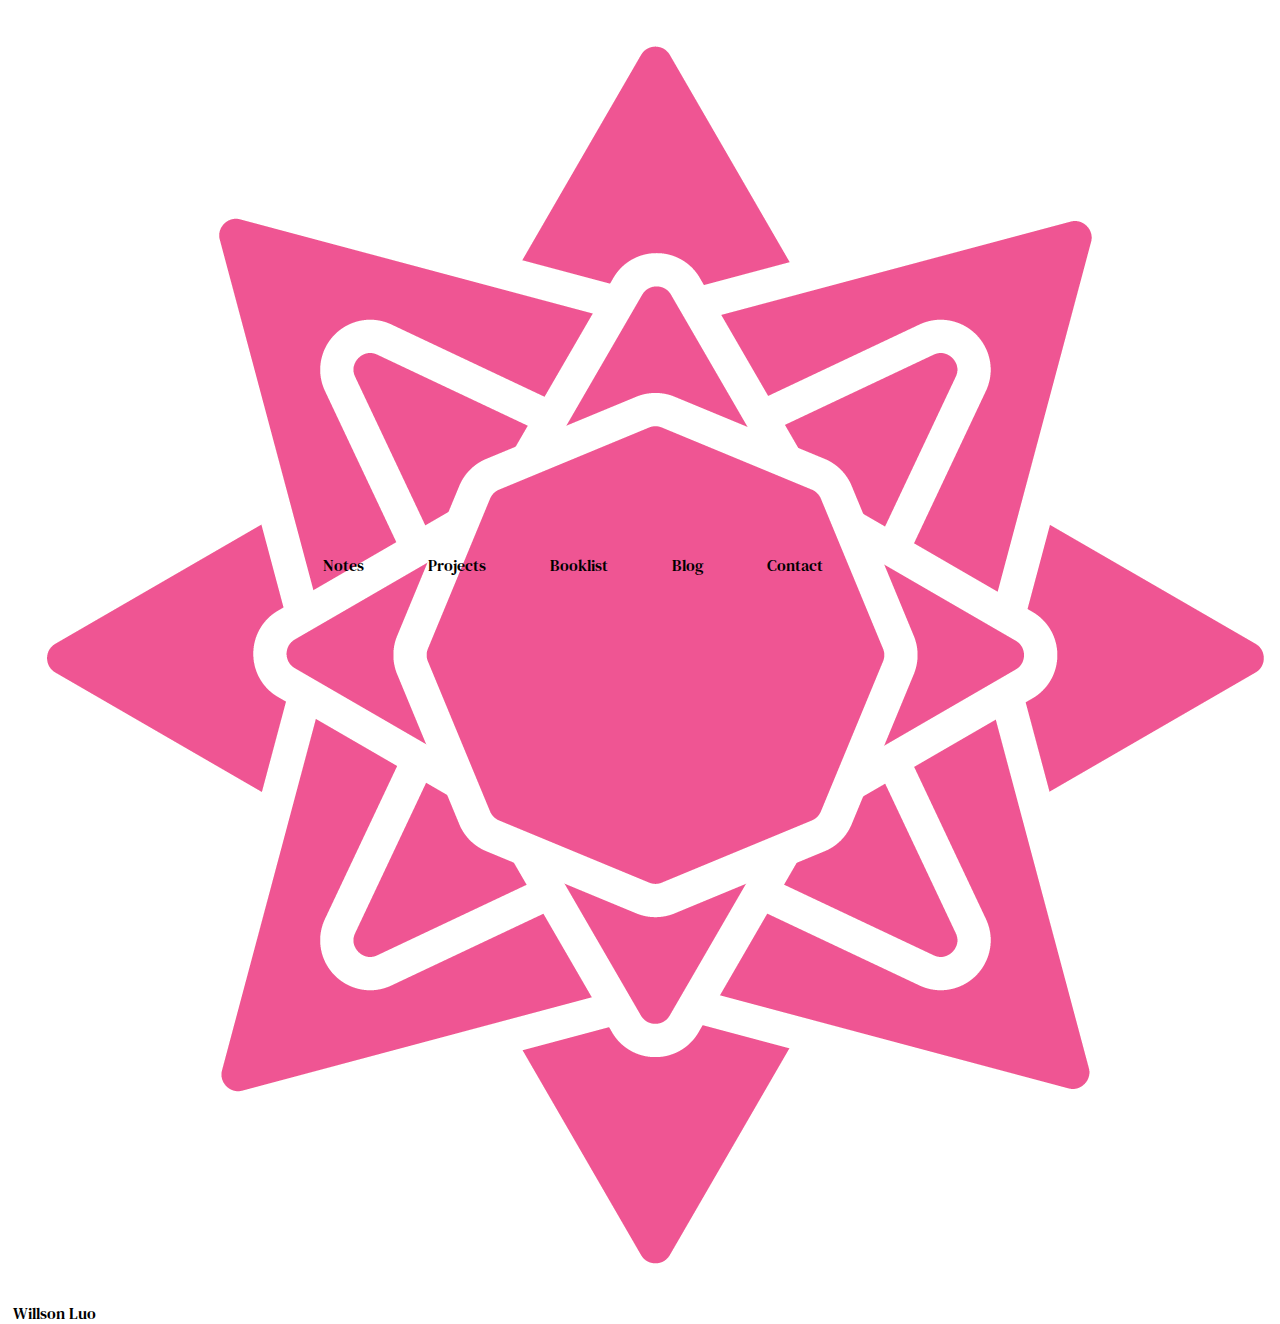
<file: about/index.html>
<!DOCTYPE html>
<html lang="en">
<head>
    <meta charset="UTF-8">
    <meta name="viewport" content="width=device-width, initial-scale=1.0">
    <link rel="preconnect" href="https://fonts.googleapis.com">
    <link rel="preconnect" href="https://fonts.gstatic.com" crossorigin>
    <link href="https://fonts.googleapis.com/css2?family=DM+Serif+Text:ital@0;1&display=swap" rel="stylesheet">
    <link rel = "stylesheet" href = "../styles.css">
    <link rel="icon" type="image/x-icon" href="../Asset 6.png">
    <title>About</title>
</head>
<body>
    <div class="navbar">
        <a href="../" class="navbar-img-link">
            <img src="../Asset 6.png" alt="Home">
        </a>
        <a href="../" class="navbar-text-link scale">Willson Luo</a>
    </div>
    <div class = "about">
        <h1>About Me</h1>
        <p>Hello. I'm Willson, a current student at UCLA studying electrical engineering and I'm passionate about all things 
            compute. It's what led me to study electrical engineering and what continues to drive my passion. 
            Whether it be circuits, device physics, or computer architecture, I'm looking for ways to push the boundaries of what's possible.
            Outside of tech, I enjoy playing tennis, skiing, climbing, exploring restaurants, and trying new thrilling experiences.
            </p> 
            <div class="links"> 
                <a href = "../notes/" class = "scale">Notes</a>
                <a href = "../projects/" class="scale">Projects</a>
                <a href = "../booklist/" class="scale">Booklist</a>
                <a href = "../blog/" class="scale">Blog</a>
                <a href = "../contact/" class="scale">Contact</a>
            </div>
            <!-- <div class="pulse"></div> -->
    </div>
    <footer>
        &copy; 2025 Willson Luo
    </footer>
    <script>
        window.addEventListener('load', function() {
            document.body.style.opacity = 1;
        });
    </script>
</body>
</html>
</file>
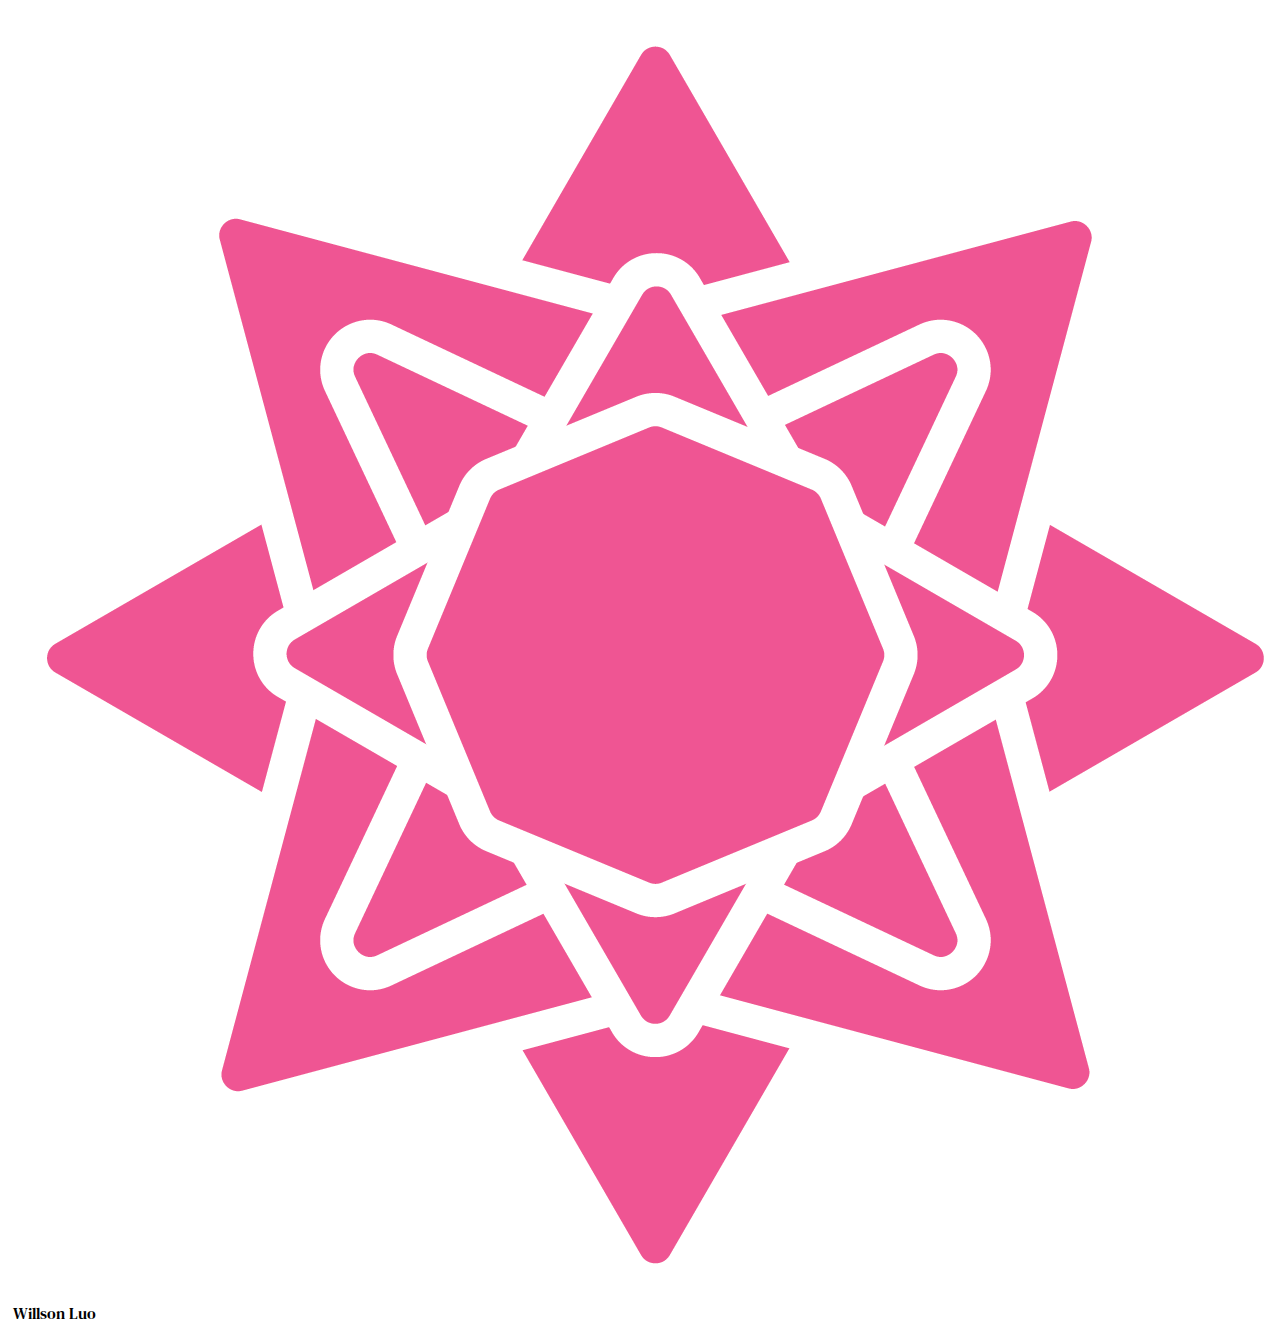
<file: blog/index.html>
<!DOCTYPE html>
<html lang="en">
<head>
    <meta charset="UTF-8">
    <meta name="viewport" content="width=device-width, initial-scale=1.0">
    <link rel="preconnect" href="https://fonts.googleapis.com">
    <link rel="preconnect" href="https://fonts.gstatic.com" crossorigin>
    <link href="https://fonts.googleapis.com/css2?family=DM+Serif+Text:ital@0;1&display=swap" rel="stylesheet">
    <link rel = "stylesheet" href = "../styles.css">
    <link rel="icon" type="image/x-icon" href="../Asset 6.png">
    <title>Blog</title>
</head>
<body>
    <div class="navbar">
        <a href="../" class="navbar-img-link">
            <img src="../Asset 6.png" alt="Home">
        </a>
        <a href="../" class="navbar-text-link scale">Willson Luo</a>
    </div>
    <div class="blog">
        <h1>Blog</h1>
        <p1>Coming soon...</p1>
    </div>
    <footer>
        &copy; 2025 Willson Luo
    </footer>
    <script>
        window.addEventListener('load', function() {
            document.body.style.opacity = 1;
        });
    </script>
</body>
</html>
</file>
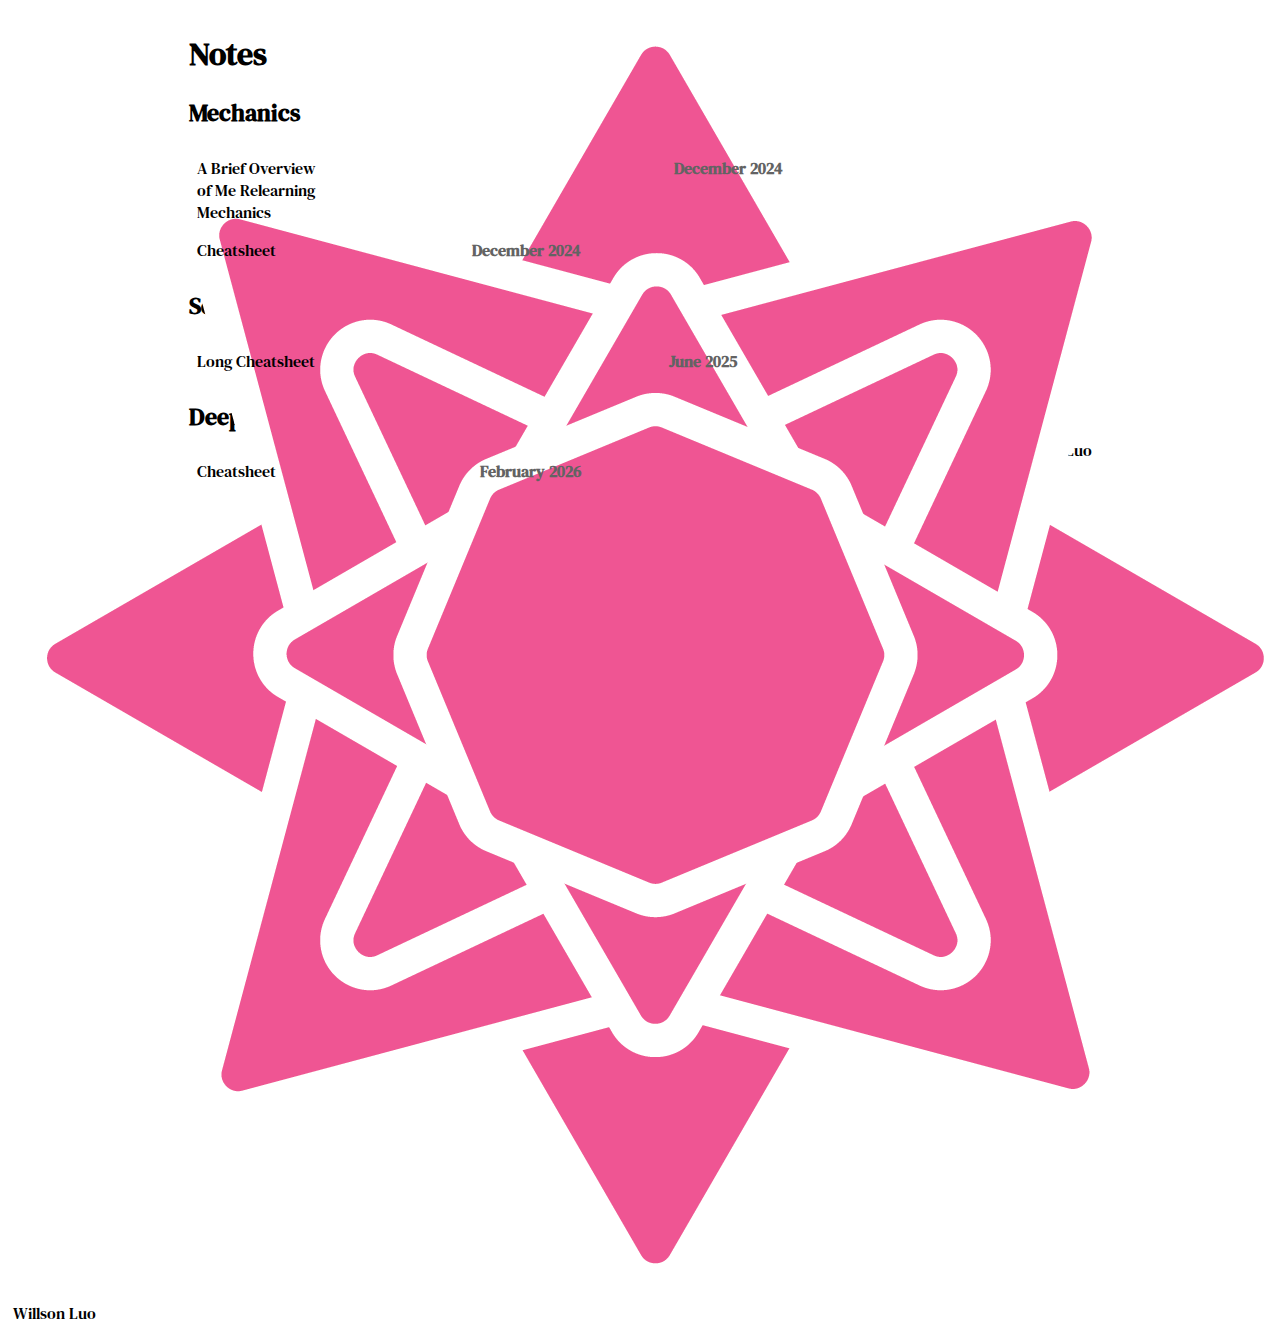
<file: notes/index.html>
<!DOCTYPE html>
<html lang="en">
<head>
    <meta charset="UTF-8">
    <meta name="viewport" content="width=device-width, initial-scale=1.0">
    <link rel="preconnect" href="https://fonts.googleapis.com">
    <link rel="preconnect" href="https://fonts.gstatic.com" crossorigin>
    <link href="https://fonts.googleapis.com/css2?family=DM+Serif+Text:ital@0;1&family=Urbanist:wght@300;400;500;600;700&display=swap" rel="stylesheet">
    <link rel = "stylesheet" href = "../styles.css?v=2">
    <link rel="icon" type="image/x-icon" href="../Asset 6.png">
    <title>Notes</title>
</head>
<body>
    <div class="navbar">
        <a href="../" class="navbar-img-link">
            <img src="../Asset 6.png" alt="Home">
        </a>
        <a href="../" class="navbar-text-link scale">Willson Luo</a>
    </div>
    <div class="notes">
        <h1>Notes</h1>
        
        <div class="notes-section">
            <h2 class="section-title">Mechanics</h2>
            <div class="section-content">
                <a href="../documents/A Brief Overview of Me Relearning Mechanics.pdf" class="notes-link" target="_blank">
                    <div class="grid-container">
                        <div class="center">
                            <span>A Brief Overview of Me Relearning Mechanics</span>
                        </div>
                        <div class="right">
                            <b>December 2024</b>
                        </div>
                    </div>
                </a>

                <a href="../documents/cheatsheet.pdf" class="notes-link" target="_blank">
                    <div class="grid-container">
                        <div class="center">
                            <span>Cheatsheet</span>
                        </div>
                        <div class="right">
                            <b>December 2024</b>
                        </div>
                    </div>
                </a>
            </div>
        </div>

        <div class="notes-section">
            <h2 class="section-title">Semiconductor Physics</h2>
            <div class="section-content">
                <a href="../documents/ECE 2 Cheatsheet.pdf" class="notes-link" target="_blank">
                    <div class="grid-container">
                        <div class="center">
                            <span>Long Cheatsheet</span>
                        </div>
                        <div class="right">
                            <b>June 2025</b>
                        </div>
                    </div>
                </a>
            </div>
        </div>

        <div class="notes-section">
            <h2 class="section-title">Deep Learning</h2>
            <div class="section-content">
                <a href="../documents/ECE C147 Cheatsheet.pdf" class="notes-link" target="_blank">
                    <div class="grid-container">
                        <div class="center">
                            <span>Cheatsheet</span>
                        </div>
                        <div class="right">
                            <b>February 2026</b>
                        </div>
                    </div>
                </a>
            </div>
        </div>
    </div>
    <footer>
        &copy; 2026 Willson Luo
    </footer>
    <script>
        window.addEventListener('load', function() {
            document.body.style.opacity = 1;
        });
    </script>
</body>
</html>
</file>
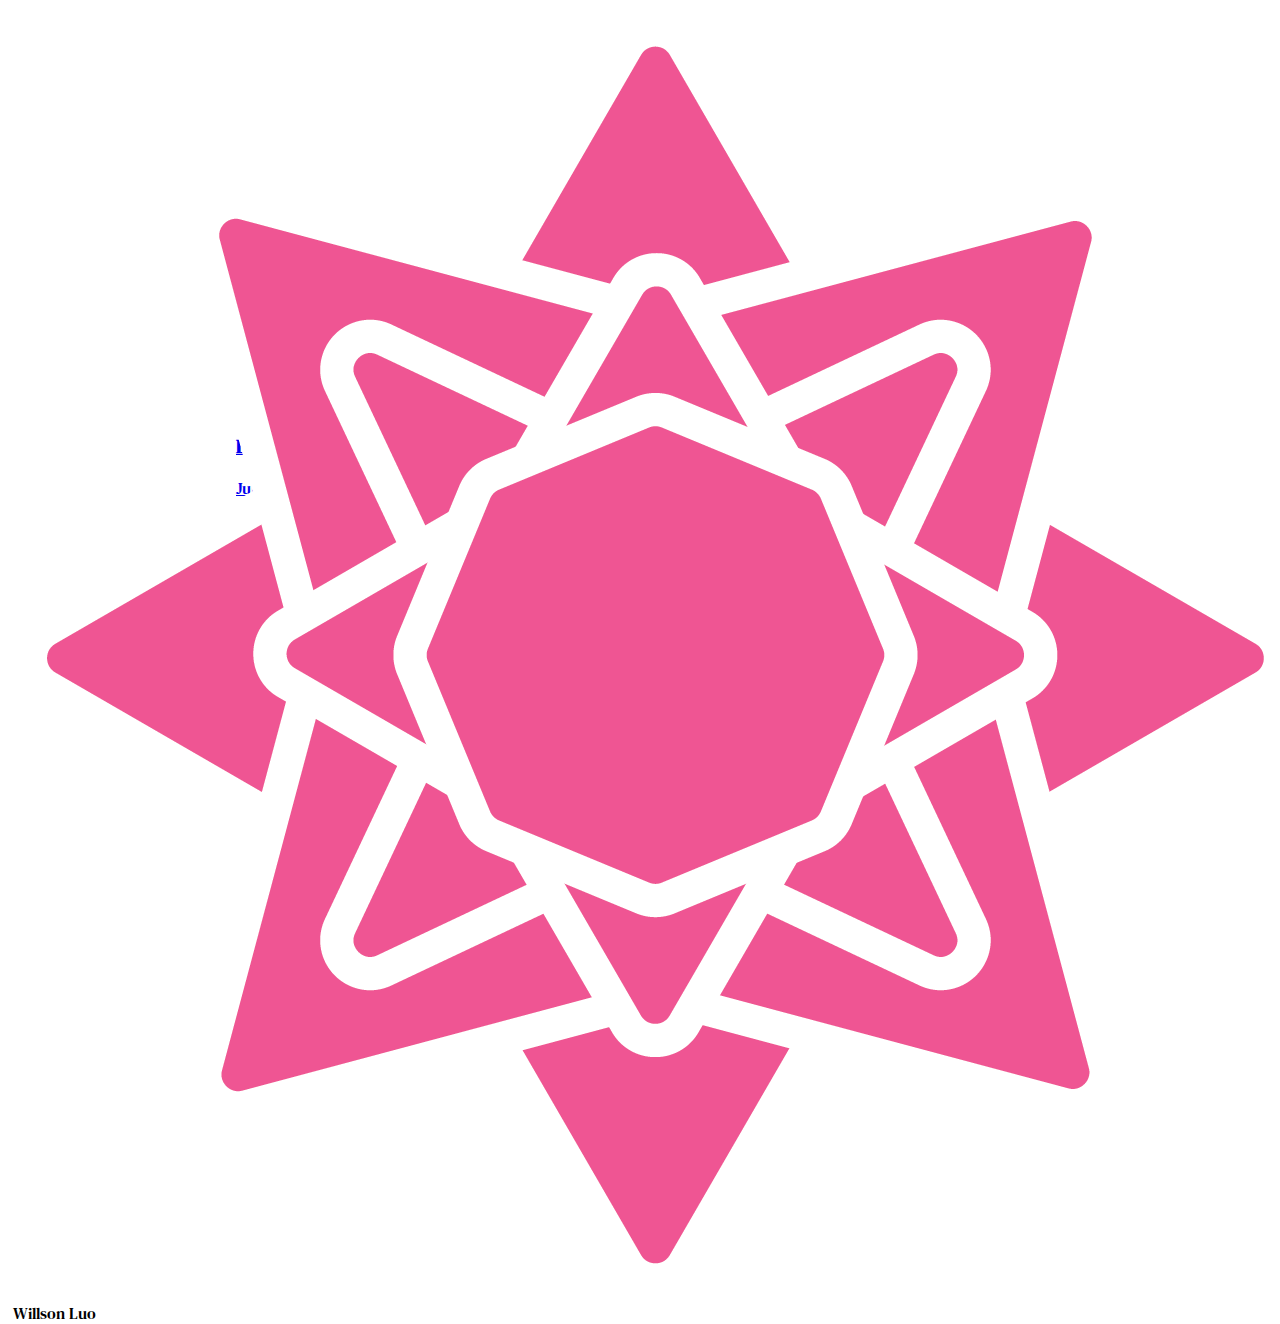
<file: projects/index.html>
<!DOCTYPE html>
<html lang="en">
<head>
    <meta charset="UTF-8">
    <meta name="viewport" content="width=device-width, initial-scale=1.0">
    <link rel="preconnect" href="https://fonts.googleapis.com">
    <link rel="preconnect" href="https://fonts.gstatic.com" crossorigin>
    <link href="https://fonts.googleapis.com/css2?family=DM+Serif+Text:ital@0;1&display=swap" rel="stylesheet">
    <link rel = "stylesheet" href = "../styles.css">
    <link rel="icon" type="image/x-icon" href="../Asset 6.png">
    <title>Projects</title>
</head>
<body>
    <div class="navbar">
        <a href="../" class="navbar-img-link">
            <img src="../Asset 6.png" alt="Home">
        </a>
        <a href="../" class="navbar-text-link scale">Willson Luo</a>
    </div>
    
    <div class="projects">
        <h1>Projects</h1>
        
        <div class="projects-content">
            <a href="https://github.com/luowillson/Bragg-Grating-Simulation" class="project-link" target="_blank">
                <div class="project-box">
                    <div class="project-header">
                        <h3 class="project-name">Bragg Grating Simulation</h3>
                        <span class="project-date">July 2025</span>
                    </div>
                    <p class="project-description">
                        Uses the transfer matrix method to simulate the reflection and transmission of a Bragg grating.
                    </p>
                </div>
            </a>
        </div>
    </div>
    
    <footer>
        &copy; 2025 Willson Luo
    </footer>
    <script>
        window.addEventListener('load', function() {
            document.body.style.opacity = 1;
        });
    </script>
</body>
</html>
</file>
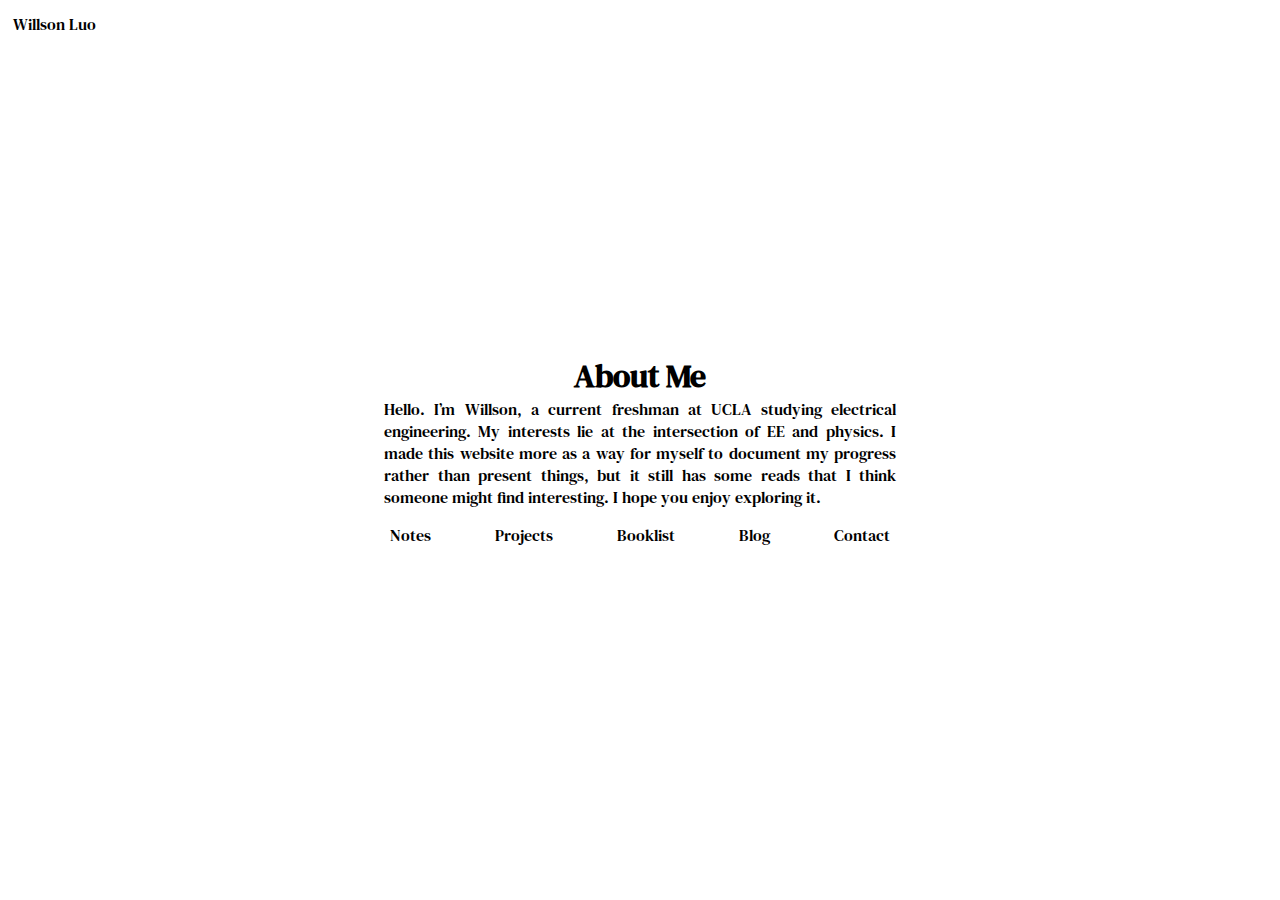
<file: about.html>
<!DOCTYPE html>
<html lang="en">
<head>
    <meta charset="UTF-8">
    <meta name="viewport" content="width=device-width, initial-scale=1.0">
    <link rel="preconnect" href="https://fonts.googleapis.com">
    <link rel="preconnect" href="https://fonts.gstatic.com" crossorigin>
    <link href="https://fonts.googleapis.com/css2?family=DM+Serif+Text:ital@0;1&display=swap" rel="stylesheet">
    <link rel = "stylesheet" href = "styles.css">
    <meta name="viewport" content="width=device-width, initial-scale=1.0">
    <link rel="icon" type="image/x-icon" href="Asset 6.png">
    <title>About</title>
</head>
<body>
    <div class="navbar">
        <a href="index.html" class="scale">Willson Luo</a>
    </div>
    <div class = "about">
        <h1>About Me</h1>
        <p1>Hello. I’m Willson, a current freshman at UCLA studying electrical engineering. My interests 
            lie at the intersection of EE and physics. I made this website more as a way for myself to 
            document my progress rather than present things, but it still has some reads that I think someone might 
            find interesting. I hope you enjoy exploring it. </p1> 
            <div class="links"> 
                <a href = "notes.html" class = "scale">Notes</a>
                <a href = "projects.html" class="scale">Projects</a>
                <a href = "booklist.html" class="scale">Booklist</a>
                <a href = "blog.html" class="scale">Blog</a>
                <a href = "contact.html" class="scale">Contact</a>
            </div>
            <!-- <div class="pulse"></div> -->
    </div>
</body>
</html>
</file>
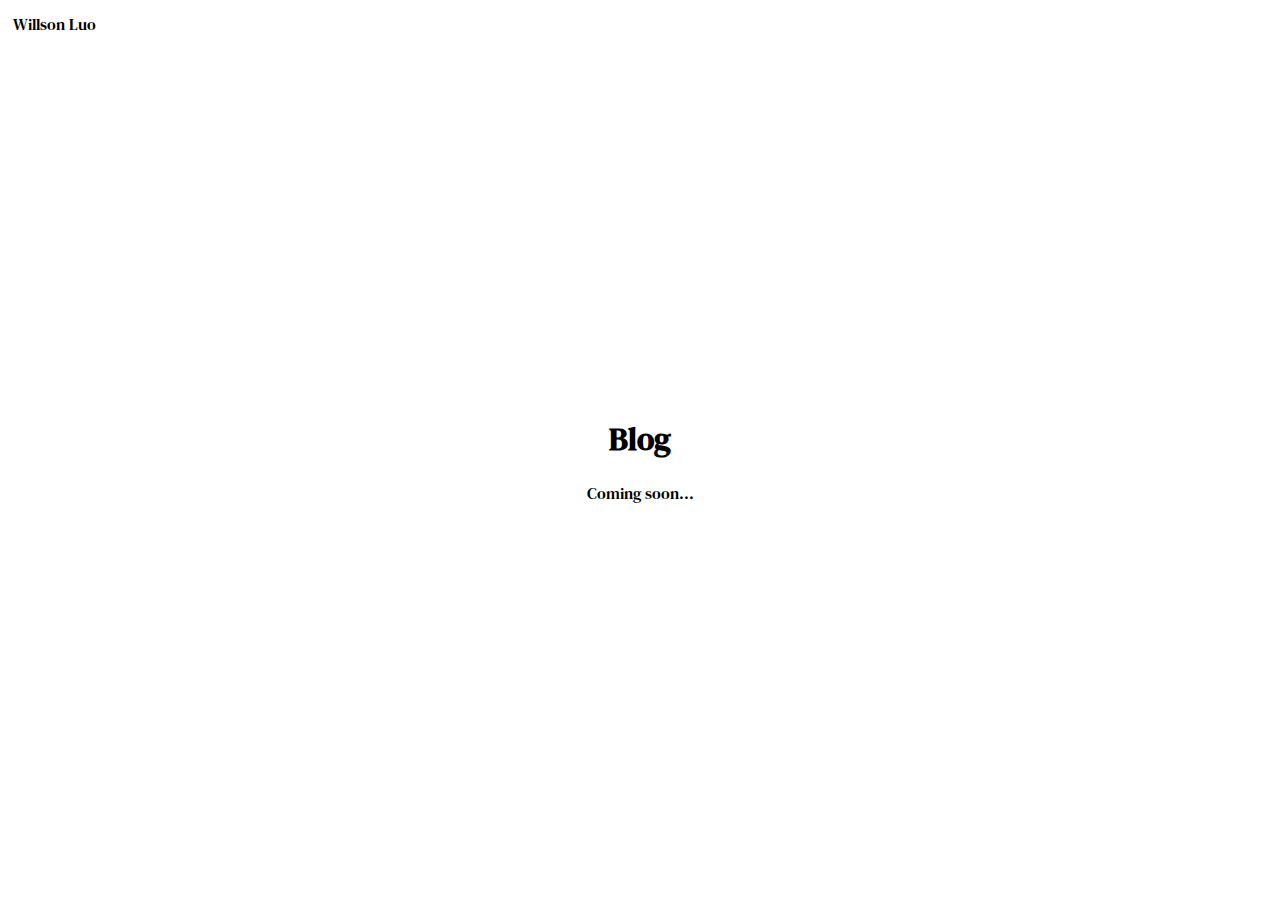
<file: blog.html>
<!DOCTYPE html>
<html lang="en">
<head>
    <meta charset="UTF-8">
    <meta name="viewport" content="width=device-width, initial-scale=1.0">
    <link rel="preconnect" href="https://fonts.googleapis.com">
    <link rel="preconnect" href="https://fonts.gstatic.com" crossorigin>
    <link href="https://fonts.googleapis.com/css2?family=DM+Serif+Text:ital@0;1&display=swap" rel="stylesheet">
    <link rel = "stylesheet" href = "styles.css">
    <meta name="viewport" content="width=device-width, initial-scale=1.0">
    <link rel="icon" type="image/x-icon" href="Asset 6.png">
    <title>Blog</title>
</head>
<body>
    <div class="navbar">
        <a href="index.html" class="scale">Willson Luo</a>
    </div>
    <div class="blog">
        <h1>Blog</h1>
        <p1>Coming soon...</p1>
    </div>
</body>
</html>
</file>
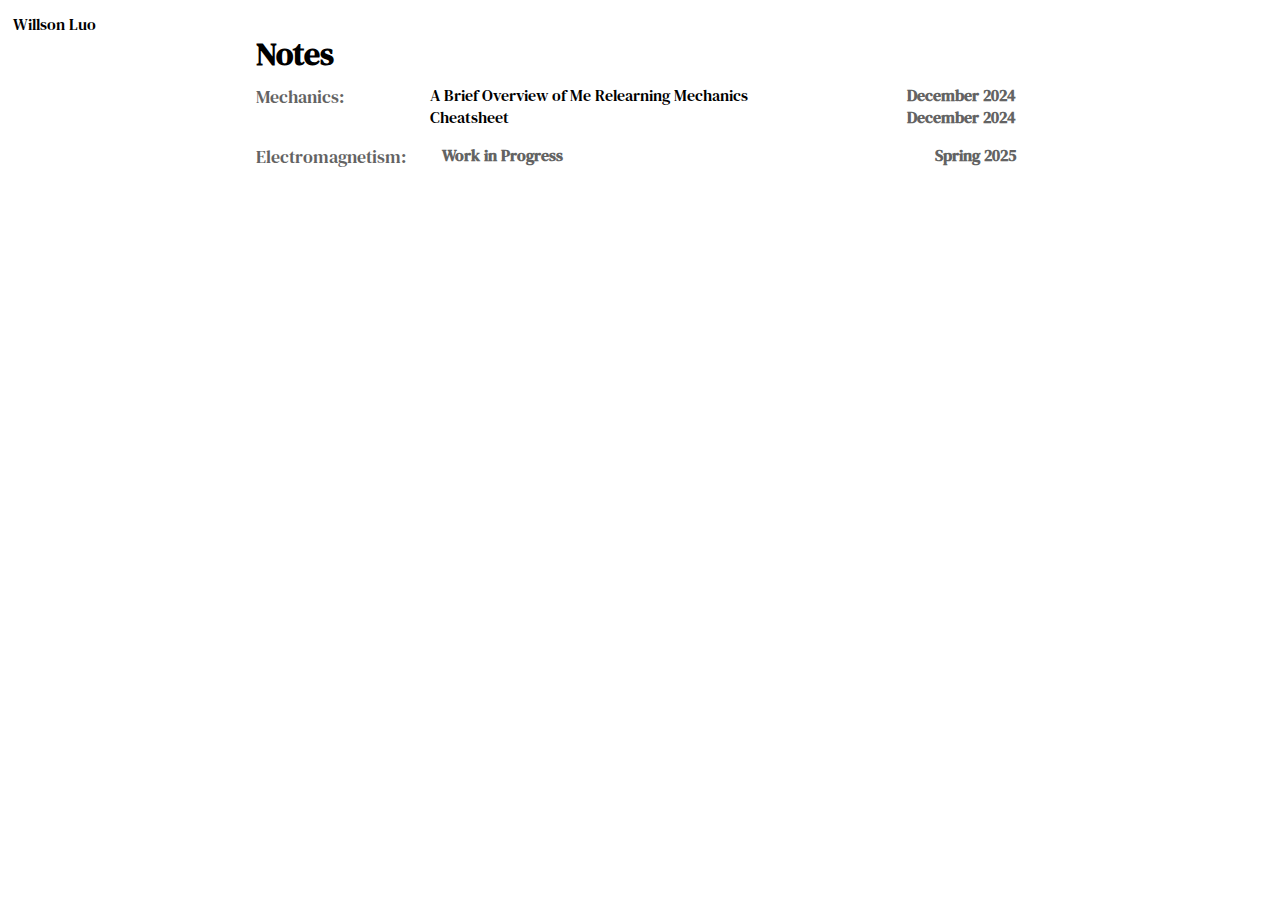
<file: notes.html>
<!DOCTYPE html>
<html lang="en">
<head>
    <meta charset="UTF-8">
    <meta name="viewport" content="width=device-width, initial-scale=1.0">
    <link rel="preconnect" href="https://fonts.googleapis.com">
    <link rel="preconnect" href="https://fonts.gstatic.com" crossorigin>
    <link href="https://fonts.googleapis.com/css2?family=DM+Serif+Text:ital@0;1&display=swap" rel="stylesheet">
    <link rel = "stylesheet" href = "styles.css">
    <meta name="viewport" content="width=device-width, initial-scale=1.0">
    <link rel="icon" type="image/x-icon" href="Asset 6.png">
    <title>Notes</title>
</head>
<body>
    <div class="navbar">
        <a href="index.html" class="scale">Willson Luo</a>
    </div>
    <div class="notes">
        <h1>Notes</h1>
        <div class="mechanics grid-container">
            <div class="left">
                <p>Mechanics:</p>
            </div>
            <div class="center">
                <a href="documents/A Brief Overview of Me Relearning Mechanics.pdf" class="underline">A Brief Overview of Me Relearning Mechanics</a> <br>
                <a href="documents/cheatsheet.pdf" class="underline">Cheatsheet</a>
            </div>
            <div class="right">
                <b>December 2024</b><br>
                <b>December 2024</b><br>
            </div>
        </div>
        <div class="electromagnetism grid-container">
            <div class="left">
                <p>Electromagnetism:</p>
            </div>
            <div class="center">
                <b>Work in Progress</b>
            </div>
            <div class="right">
                <b>Spring 2025</b>
            </div>
        </div>
    </div>
</body>
</html>
</file>
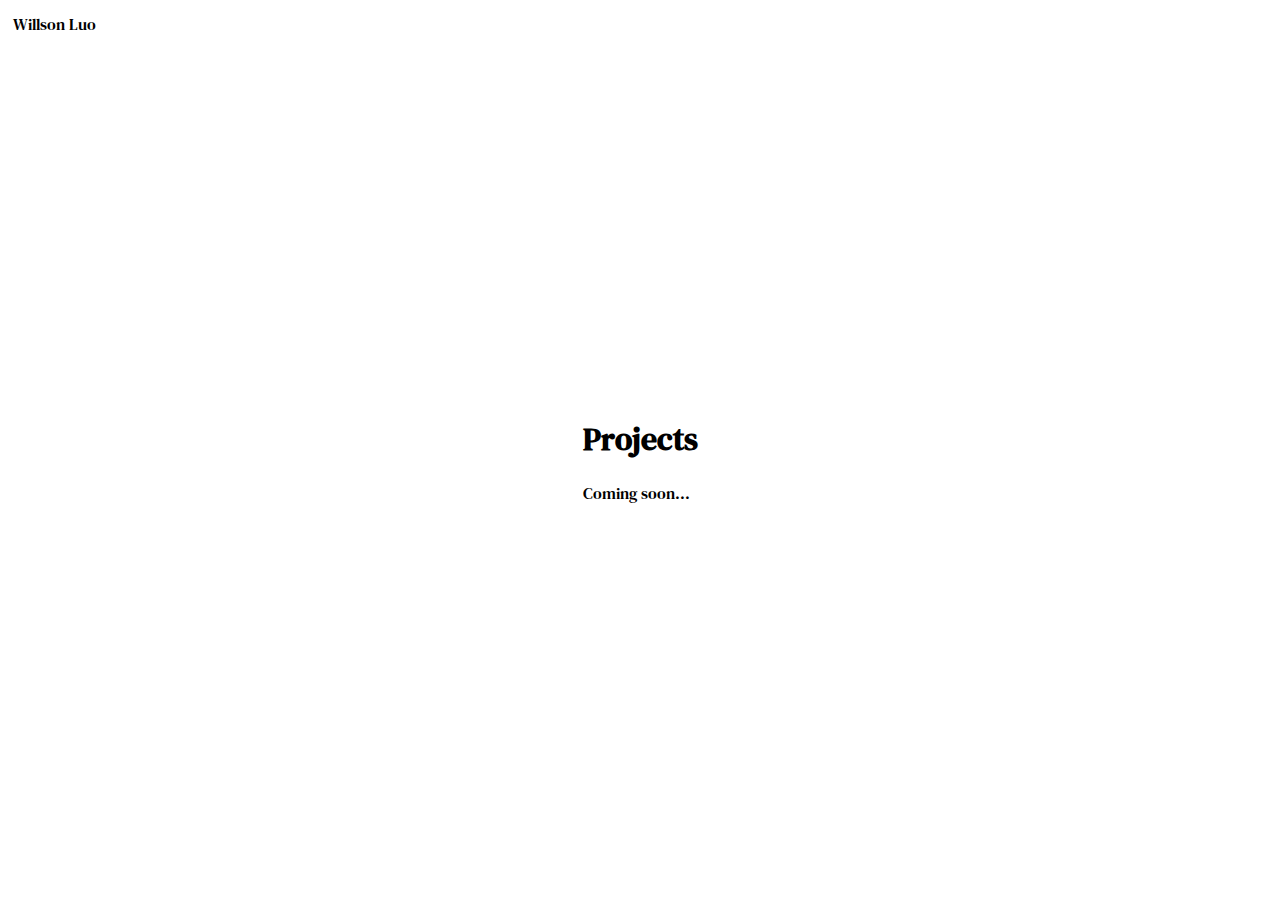
<file: projects.html>
<!DOCTYPE html>
<html lang="en">
<head>
    <meta charset="UTF-8">
    <meta name="viewport" content="width=device-width, initial-scale=1.0">
    <link rel="preconnect" href="https://fonts.googleapis.com">
    <link rel="preconnect" href="https://fonts.gstatic.com" crossorigin>
    <link href="https://fonts.googleapis.com/css2?family=DM+Serif+Text:ital@0;1&display=swap" rel="stylesheet">
    <link rel = "stylesheet" href = "styles.css">
    <meta name="viewport" content="width=device-width, initial-scale=1.0">
    <link rel="icon" type="image/x-icon" href="Asset 6.png">
    <title>Projects</title>
</head>
<body>
    <div class="navbar">
        <a href="index.html" class="scale">Willson Luo</a>
    </div>
    <div class="projects">
        <h1>Projects</h1>
        <p1>Coming soon...</p1>
    </div>
</body>
</html>
</file>
<file: styles.css>
:root {
    --transition: 0.3s ease-in-out;
}

body {
    font-family: "DM Serif Text", serif;
    font-weight: 400;
    font-style: normal;
    background-color: var(--lightest);
    color: black;
    margin: 0px;
    padding:0;
    height:100%;
    display: flex;
    justify-content: center;
    align-items: center;
    height: 100vh;
}

.content{
    text-align: center;
}
.content h1{
    margin:0;
    padding: 0;
    font-size: 2rem;
}

.content p{
    font-style: italic;
    margin: 0;
    padding: 0;
    margin-bottom: 1rem;
}

.content a{
    color: black;
    font-size: 1rem;
    text-decoration: none;
    transition: transform 0.3s ease, text-decoration-color 0.3s ease; /* Add transition for transform */
    display: inline-block;
}


.scale:hover{
    transform: scale(1.10); /* Correct way to apply scaling */
   }

.about {
    width: 40vw;
    text-align: justify;
}

@media (max-width: 768px) {
    .about {
        width: 80vw; /* Reduce spacing on smaller screens */
    }
}

.about h1{
    text-align: center;
    margin: 0;
}

.contact h1{
    text-align: center;
    margin: 0;
}

.links{
    display: flex;
    justify-content: center;
    align-items: center; /* Center links horizontally */
    gap: 5vw;
    margin-top: 1rem;
}

.links a {
    color: black;
    font-size: 1rem;
    text-decoration: none;
    display: inline-block; /* Required for scaling */
    position: relative;
    transition: transform 0.3s ease, text-decoration-color 0.3s ease;
}

.scale::before {
    content: ""; /* Create a pseudo-element */
    position: absolute; /* Position it absolutely inside the link */
    bottom: 0; /* Align it to the bottom of the link */
    left: 0; /* Align it to the left of the link */
    width: 0%; /* Start with a width of 0 */
    height: 2px; /* Thickness of the underline */
    background-color: rgb(246, 86, 147); /* Color of the underline */
    transition: width 0.3s ease; /* Slide-in effect */
}

.scale:hover::before {
    width: 100%; /* Expand the width to 100% when hovering */
}

.underline::before {
    content: ""; /* Create a pseudo-element */
    position: absolute; /* Position it absolutely inside the link */
    bottom: 0; /* Align it to the bottom of the link */
    left: 0; /* Align it to the left of the link */
    width: 0%; /* Start with a width of 0 */
    height: 2px; /* Thickness of the underline */
    background-color: rgb(246, 86, 147); /* Color of the underline */
    transition: width 0.3s ease; /* Slide-in effect */
}

.underline:hover::before {
    width: 100%;
}


.notes {
    height: 100%;
    width: 60%;
    align-self: flex-start;
}
.notes h1{
    margin-top: 2rem;
    margin-bottom: 0;
    padding: 0;
}

.notes p{
    margin: 0;
    font-size: 1.15rem;
    color: rgb(99, 99, 99);
}

.notes a{
    color: black;
    font-size: 1rem;
    text-decoration: none;
    display: inline-block; /* Required for scaling */
    position: relative;
    transition: transform 0.3s ease, text-decoration-color 0.3s ease;
}

.grid-container {
    display: grid; /* Use CSS Grid layout */
    grid-template-columns: 1fr 3fr 1fr; /* Create two equal-width columns */
    gap: 20px; /* Add space between columns */
}

.left {
    padding: 0.5rem;
    padding-left: 0;
}

.center {
    padding: 0.5rem;
}

.right {
    text-align: right;
    padding: 0.5rem;
}

.notes b{
    color: rgb(99, 99, 99);
}

.navbar {
    position: absolute;
    top: 0;
    left: 0;
    margin: 0.8rem;
}

.navbar a{
    color: black;
    font-size: 1rem;
    text-decoration: none;
    display: inline-block; /* Required for scaling */
    transition: transform 0.3s ease, text-decoration-color 0.3s ease;
}

.booklist h1{
    text-align: center;
}

.projects h1{
    text-align: center;
}

.blog h1{
    text-align: center;
}

/* pulse */
@keyframes pulse {
    0%,
    100% {
      transform: scale(1);
    }
    50% {
      transform: scale(1.2);
    }
  }
  
  .pulse:hover {
    margin-top: 0;
    width: 40px;
    height: 40px;
    border-radius: 50%;
    background: var(--colora);
    animation: pulse 1s infinite ease-in-out;
  }
</file>
